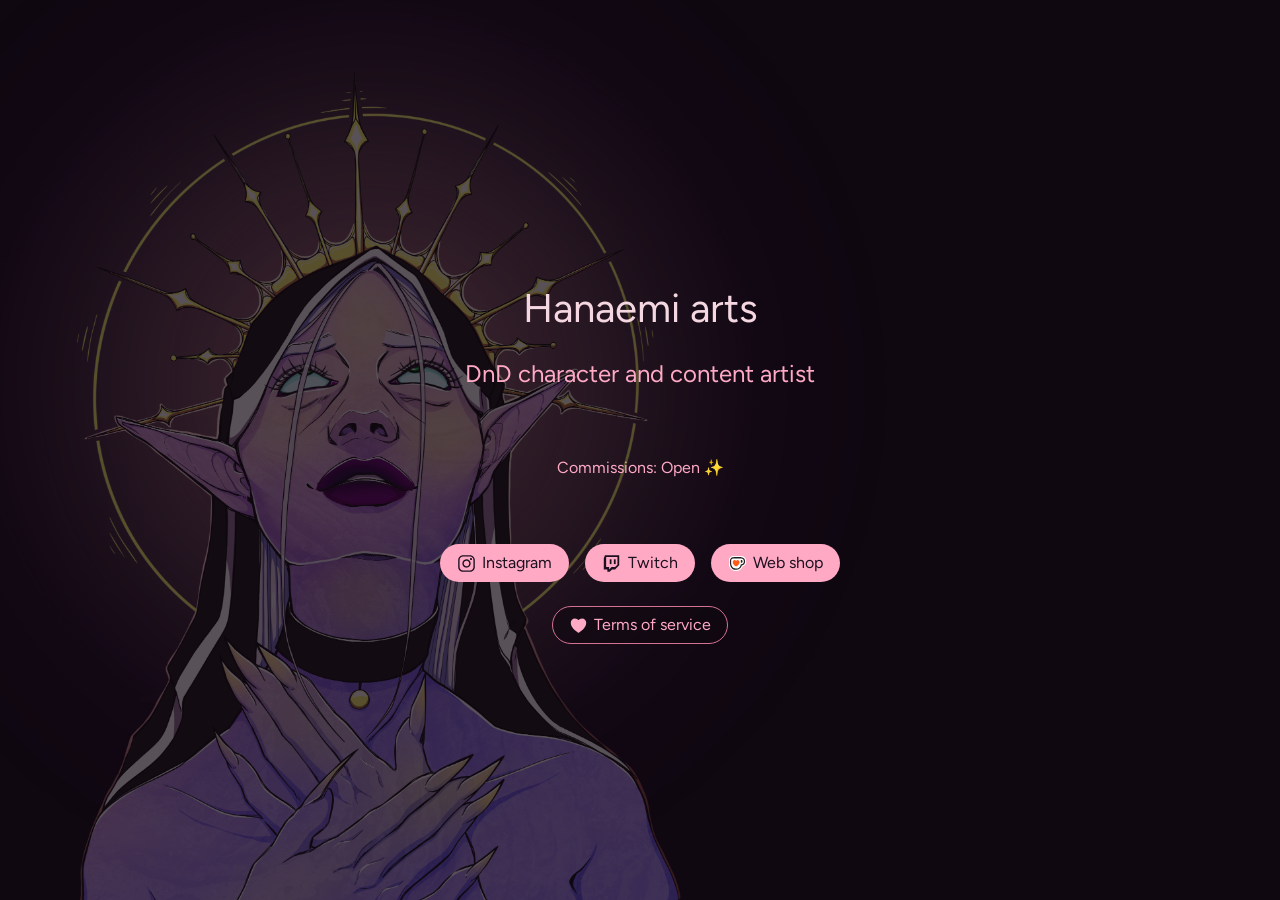
<file: index.html>
<!doctype html>
<html lang="en" data-theme="saturated">
  <head>
    <meta charset="utf-8">
    <meta name="viewport" content="width=device-width, initial-scale=1">
    <title>Linktree | Hanaemi arts</title>
    <link rel="preconnect" href="https://fonts.googleapis.com">
    <link rel="preconnect" href="https://fonts.gstatic.com" crossorigin>
    <link href="https://fonts.googleapis.com/css2?family=Figtree:wght@400&display=swap" rel="stylesheet">
    <link rel="icon" type="image/png" href="img-resources/ha-cat.png">
    <link rel="stylesheet" href="styles.css">
  </head>
  <body>
    <img class="background-art" src="img-resources/hisu.png" alt="" aria-hidden="true">
    <main id="main" class="linktree-container">
      <h1 class="brand-title">Hanaemi arts</h1>
      <p class="intro">DnD character and content artist</p>
      <p class="availability">Commissions: Open ✨</p>

      <nav aria-label="Social and project links">
        <div class="button-row button-row-primary">
          <a class="button button-primary" href="https://www.instagram.com/hanaemiarts/">
            <span class="button-icon button-icon-mask icon-instagram" aria-hidden="true"></span>
            <span>Instagram</span>
          </a>
          <a class="button button-primary" href="https://www.twitch.tv/hanaemi">
            <span class="button-icon button-icon-mask icon-twitch" aria-hidden="true"></span>
            <span>Twitch</span>
          </a>
          <a class="button button-primary" href="https://ko-fi.com/hanaemi/shop">
            <img class="button-icon button-icon-image" src="icons/kofi.svg" alt="" aria-hidden="true">
            <span>Web shop</span>
          </a>
        </div>
        <div class="button-row button-row-secondary">
          <a class="button button-secondary" href="terms/">
            <span class="button-icon button-icon-mask icon-heart" aria-hidden="true"></span>
            <span>Terms of service</span>
          </a>
        </div>
      </nav>
    </main>
  </body>
</html>
</file>
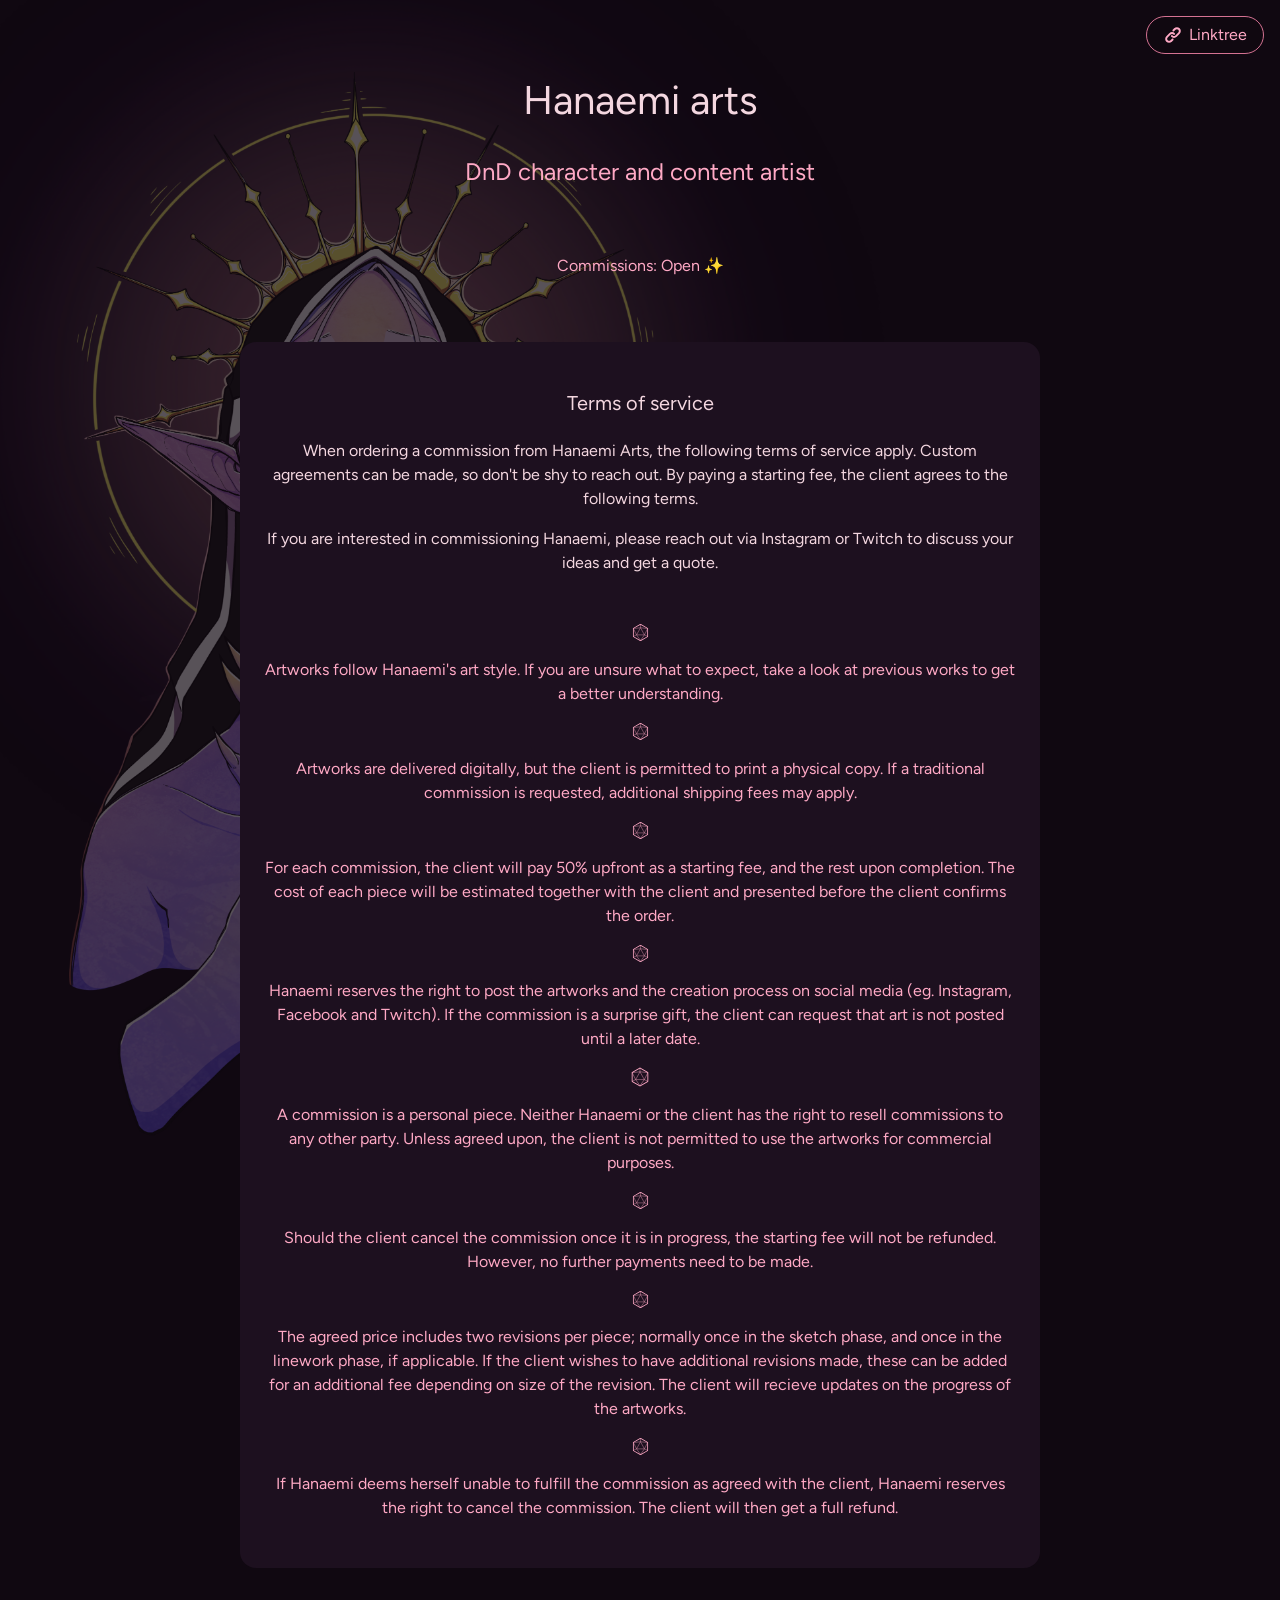
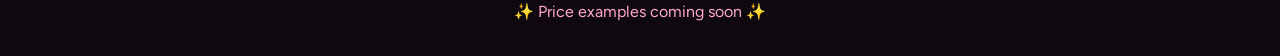
<file: terms/index.html>
<!doctype html>
<html lang="en" data-theme="saturated">
  <head>
    <meta charset="utf-8">
    <meta name="viewport" content="width=device-width, initial-scale=1">
    <title>Terms of service | Hanaemi arts</title>
    <link rel="preconnect" href="https://fonts.googleapis.com">
    <link rel="preconnect" href="https://fonts.gstatic.com" crossorigin>
    <link href="https://fonts.googleapis.com/css2?family=Figtree:wght@400&display=swap" rel="stylesheet">
    <link rel="icon" type="image/png" href="../img-resources/ha-cat.png">
    <link rel="stylesheet" href="../styles.css">
  </head>
  <body>
    <img class="background-art" src="../img-resources/hisu.png" alt="" aria-hidden="true">
    <nav class="terms-navigation" aria-label="Main navigation">
      <a class="button button-secondary" href="../">
        <span class="button-icon button-icon-mask icon-link" aria-hidden="true"></span>
        <span>Linktree</span>
      </a>
    </nav>
    <main id="main" class="terms-container">
      <header>
        <p class="brand-title">Hanaemi arts</p>
       <p class="intro">DnD character and content artist</p>
      <p class="availability">Commissions: Open ✨</p>
      </header>

      <section class="terms-content">
        <h1>Terms of service</h1>
        <p class="terms-intro">
          When ordering a commission from Hanaemi Arts, the following terms of
          service apply. Custom agreements can be made, so don't be shy to reach out. By paying a starting
          fee, the client agrees to the following terms.
        </p>

        <p class="terms-intro">
          If you are interested in commissioning Hanaemi, please reach out via Instagram or Twitch to discuss your ideas and get a quote.

        <ul class="terms-list">
          <li>
            <span class="terms-list-divider button-icon-mask icon-d20" aria-hidden="true"></span>
            Artworks follow Hanaemi's art style. If you are unsure what to expect, take a look at previous works to get a better understanding.
            <span class="terms-list-divider button-icon-mask icon-d20" aria-hidden="true"></span>
          </li>
           <li>
            Artworks are delivered digitally, but the client is permitted to print a physical copy. If a traditional commission is requested, additional shipping fees may apply. 
            <span class="terms-list-divider button-icon-mask icon-d20" aria-hidden="true"></span>
          </li>
          <li>
            For each commission, the client will pay 50% upfront as a starting fee, and the rest upon completion. The cost of each piece will be estimated together with the client and presented before the client confirms the order.
            <span class="terms-list-divider button-icon-mask icon-d20" aria-hidden="true"></span>
          </li>
          <li>
            Hanaemi reserves the right to post the artworks and the creation process on social media (eg. Instagram, Facebook and Twitch). If the commission is a surprise gift, the client can request that art is not posted until a later date.
            <span class="terms-list-divider button-icon-mask icon-d20" aria-hidden="true"></span>
          </li>
          <li>
            A commission is a personal piece. Neither Hanaemi or the client has the right to resell commissions to any other party. Unless agreed upon, the client is not permitted to use the artworks for commercial purposes.
            <span class="terms-list-divider button-icon-mask icon-d20" aria-hidden="true"></span>
          </li>
          <li>
            Should the client cancel the commission once it is in progress, the starting fee will not be refunded. However, no further payments need to be made.
            <span class="terms-list-divider button-icon-mask icon-d20" aria-hidden="true"></span>
          </li>
          <li>
            The agreed price includes two revisions per piece; normally once in the sketch phase, and once in the linework phase, if applicable. If the client wishes to have additional revisions made, these can be added for an additional fee depending on size of the revision. The client will recieve updates on the progress of the artworks.
            <span class="terms-list-divider button-icon-mask icon-d20" aria-hidden="true"></span>
          </li>
          <li>
            If Hanaemi deems herself unable to fulfill the commission as agreed with the client, Hanaemi reserves the right to cancel the commission. The client will then get a full refund.
          </li>
        </ul>
      </section>

      <p>✨ Price examples coming soon ✨</p>
      
    </main>
  </body>
</html>
</file>
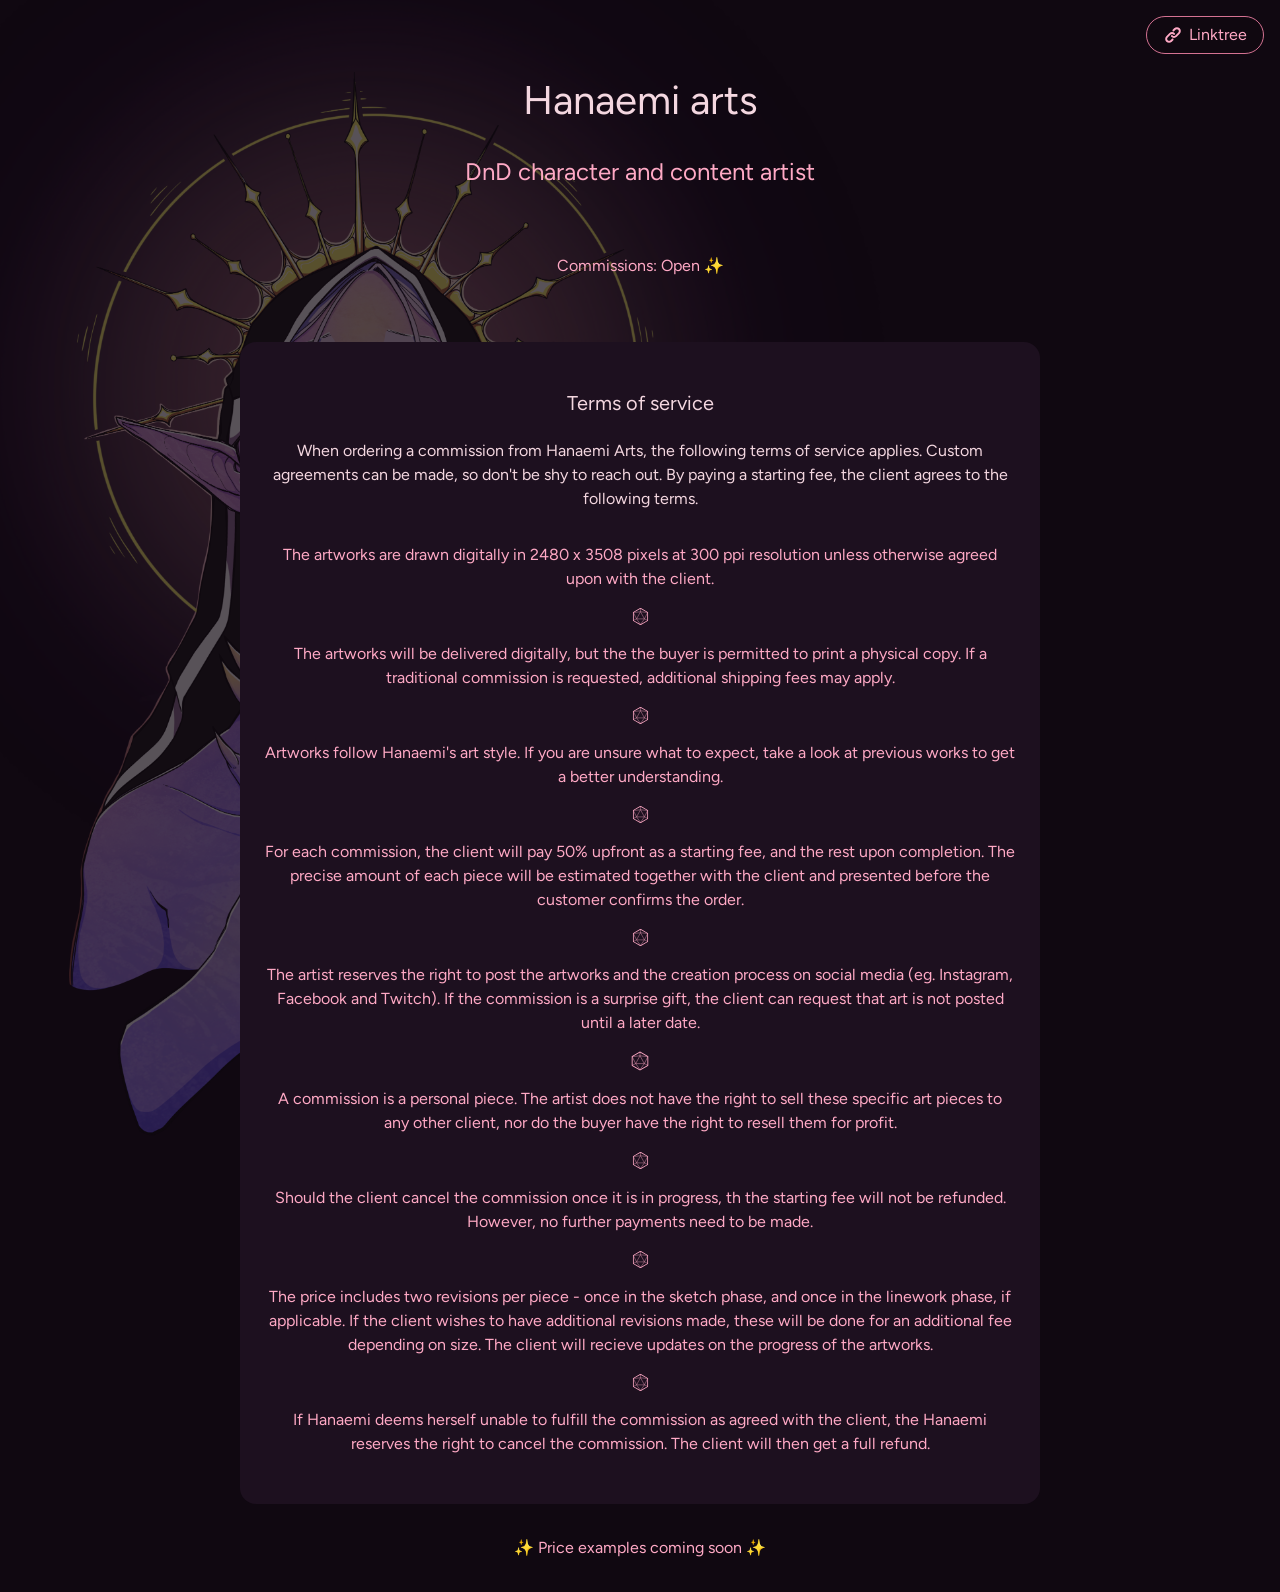
<file: terms.html>
<!doctype html>
<html lang="en" data-theme="saturated">
  <head>
    <meta charset="utf-8">
    <meta name="viewport" content="width=device-width, initial-scale=1">
    <title>Terms of service | Hanaemi arts</title>
    <link rel="preconnect" href="https://fonts.googleapis.com">
    <link rel="preconnect" href="https://fonts.gstatic.com" crossorigin>
    <link href="https://fonts.googleapis.com/css2?family=Figtree:wght@400&display=swap" rel="stylesheet">
    <link rel="icon" type="image/png" href="img-resources/ha-cat.png">
    <link rel="stylesheet" href="styles.css">
  </head>
  <body>
    <img class="background-art" src="img-resources/hisu.png" alt="" aria-hidden="true">
    <nav class="terms-navigation" aria-label="Main navigation">
      <a class="button button-secondary" href="index.html">
        <span class="button-icon button-icon-mask icon-link" aria-hidden="true"></span>
        <span>Linktree</span>
      </a>
    </nav>
    <main id="main" class="terms-container">
      <header>
        <p class="brand-title">Hanaemi arts</p>
       <p class="intro">DnD character and content artist</p>
      <p class="availability">Commissions: Open ✨</p>
      </header>

      <section class="terms-content">
        <h1>Terms of service</h1>
        <p class="terms-intro">
          When ordering a commission from Hanaemi Arts, the following terms of
          service applies. Custom agreements can be made, so don't be shy to reach out. By paying a starting
          fee, the client agrees to the following terms.
        </p>

        <ul class="terms-list">
          <li>
            The artworks are drawn digitally in 2480 x 3508 pixels at 300 ppi resolution unless otherwise agreed upon with the client.
            <span class="terms-list-divider button-icon-mask icon-d20" aria-hidden="true"></span>
          </li>
          <li>
            The artworks will be delivered digitally, but the the buyer is permitted to print a physical copy. If a traditional commission is requested, additional shipping fees may apply. 
            <span class="terms-list-divider button-icon-mask icon-d20" aria-hidden="true"></span>
          </li>
          <li>
            Artworks follow Hanaemi's art style. If you are unsure what to expect, take a look at previous works to get a better understanding.
            <span class="terms-list-divider button-icon-mask icon-d20" aria-hidden="true"></span>
          </li>
          <li>
            For each commission, the client will pay 50% upfront as a starting fee, and the rest upon completion. The precise amount of each piece will be estimated together with the client and presented before the customer confirms the order.
            <span class="terms-list-divider button-icon-mask icon-d20" aria-hidden="true"></span>
          </li>
          <li>
            The artist reserves the right to post the artworks and the creation process on social media (eg. Instagram, Facebook and Twitch). If the commission is a surprise gift, the client can request that art is not posted until a later date.
            <span class="terms-list-divider button-icon-mask icon-d20" aria-hidden="true"></span>
          </li>
          <li>
            A commission is a personal piece. The artist does not have the right to sell these specific art pieces to any other client, nor do the buyer have the right to resell them for profit.
            <span class="terms-list-divider button-icon-mask icon-d20" aria-hidden="true"></span>
          </li>
          <li>
            Should the client cancel the commission once it is in progress, th the starting fee will not be refunded. However, no further payments need to be made.
            <span class="terms-list-divider button-icon-mask icon-d20" aria-hidden="true"></span>
          </li>
          <li>
            The price includes two revisions per piece - once in the sketch phase, and once in the linework phase, if applicable. If the client wishes to have additional revisions made, these will be done for an additional fee depending on size. The client will recieve updates on the progress of the artworks.
            <span class="terms-list-divider button-icon-mask icon-d20" aria-hidden="true"></span>
          </li>
          <li>
            If Hanaemi deems herself unable to fulfill the commission as agreed with the client, the Hanaemi reserves the right to cancel the commission. The client will then get a full refund.
          </li>
        </ul>
      </section>

      <p>✨ Price examples coming soon ✨</p>
      
    </main>
  </body>
</html>
</file>
<file: styles.css>
/* Theme tokens -------------------------------------- */
:root {
  --font-brand: "Patrick hand SC", cursive;
  --font-web: "Figtree", sans-serif;

  --void-1: #000000;
  --void-2: #100811;
  --void-3: #1d101f;
  --void-4: #341d37;
  --void-5: #492a4d;

  --pink-1: #f4d7e0;
  --pink-2: #ffa9c5;
  --pink-3: #f38bad;
  --pink-4: #d47292;

  --plum-1: #110f11;
  --plum-2: #171416;
  --plum-3: #221b20;
  --plum-4: #2b2529;
  --plum-5: #453c42;

  --peach-1: #ffdcdc;
  --peach-2: #ffc1c1;
  --peach-3: #e68b8b;
  --peach-4: #cb7070;
}

:root[data-theme="saturated"] {
  --bg-l1: var(--void-2);
  --bg-l2: var(--void-3);
  --bg-l3: var(--void-1);

  --content-primary: var(--pink-1);
  --content-secondary: var(--pink-2);
  --content-dimmed: var(--pink-3);
  --content-inverted: var(--void-3);

  --border-primary: var(--pink-2);
  --border-secondary: var(--pink-4);
  --primary-button-bg: var(--pink-2);
  --button-hover-bg: var(--void-4);

  --overlay-dark: rgb(16 8 17 / 50%);
  --overlay-light: rgb(255 169 197 / 30%);
}

:root[data-theme="calm"] {
  --bg-l1: var(--plum-2);
  --bg-l2: var(--plum-3);
  --bg-l3: var(--plum-1);

  --content-primary: var(--peach-1);
  --content-secondary: var(--peach-2);
  --content-dimmed: var(--peach-3);
  --content-inverted: var(--plum-3);

  --border-primary: var(--peach-2);
  --border-secondary: var(--peach-4);
  --primary-button-bg: var(--peach-2);
  --button-hover-bg: var(--plum-4);

  --overlay-dark: rgb(34 27 32 / 50%);
  --overlay-light: rgb(255 193 193 / 30%);
}

/* Base styles --------------------------------------- */

html {
  min-height: 100%;
  background-color: var(--bg-l1);
  color: var(--content-primary);
  font-family: var(--font-web);
}

body {
  display: flow-root;
  min-height: 100vh;
  margin: 0;
}

/* Text styles --------------------------------------- */

.brand-title {
  font-size: 2.5rem;
  font-weight: 400;
  margin-block-start: 0;
  margin-block-end: 0.5rem;
  color: var(--content-primary);
}

.intro {
  font-size: 1.5rem;
}

p {
  color: var(--content-secondary);
  line-height: 1.5;
}

.availability {
  margin-block: 4rem;
  color: var(--content-secondary);
}

.terms-content h1 {
  font-size: 1.25rem;
  font-weight: 400;
  margin-block-end: 1.5rem;
}

/* Page layout --------------------------------------- */
.background-art {
  position: fixed;
  z-index: 0;
  display: block;
  width: auto;
  max-width: none;
  max-height: 4629px;
  opacity: 0.3;
  pointer-events: none;
}

.linktree-container {
  width: calc(100% - 2rem);
  max-width: 600px;
  margin-inline: auto;
  text-align: center;
}

.terms-container {
  width: calc(100% - 2rem);
  max-width: 800px;
  margin-inline: auto;
  margin-block-start: 0;
  text-align: center;
  margin-bottom: 2rem;
}

.terms-navigation {
  display: flex;
  width: calc(100% - 2rem);
}

.linktree-container,
.terms-container,
.terms-navigation {
  position: relative;
  z-index: 1;
}

/* Terms content ------------------------------------- */
.terms-content {
  background-color: var(--bg-l2);
  border-radius: 16px;
  padding: 32px 24px;
  margin-bottom: 2rem;
}

.terms-intro {
  color: var(--content-primary);
}

.terms-list {
  list-style: none;
  padding-top: 1rem;
  padding-inline-start: 0;
  text-align: center;
  color: var(--content-secondary);
  line-height: 1.5;
}

/* Buttons and icons --------------------------------- */
.button-row {
  display: flex;
  flex-wrap: wrap;
  justify-content: center;
  gap: 1rem;
}

.button-row + .button-row {
  margin-block-start: 1.5rem;
}

.button {
  display: inline-flex;
  align-items: center;
  justify-content: center;
  padding: 0.375rem 1rem;
  border: 1px solid transparent;
  border-radius: 999px;
  font: inherit;
  line-height: 1.5;
  text-decoration: none;
}


.button-primary {
  background-color: var(--primary-button-bg);
  color: var(--content-inverted);
}

.button-secondary {
  border-color: var(--border-secondary);
  background-color: var(--overlay-dark);
  color: var(--content-secondary);
}

.button:focus-visible {
  outline: 2px solid var(--content-secondary);
  transition: outline-offset 0.2s ease-in-out;  
  outline-offset: 3px;
}


.button-primary:hover {
  background-color: var(--button-hover-bg);
  color: var(--content-primary);
  transition: background-color, color, 0.2s ease-in-out;  
}

.button-secondary:hover {
  background-color: var(--overlay-light);
  color: var(--content-primary);
  transition: background-color, color, 0.2s ease-in-out;  
}

.button-icon {
  width: 1.2em;
  height: 1.2em;
  margin-right: 0.4em;
  vertical-align: middle;
}

.button-icon-mask {
  display: inline-block;
  flex: 0 0 auto;
  background-color: currentColor;
  -webkit-mask-position: center;
  mask-position: center;
  -webkit-mask-repeat: no-repeat;
  mask-repeat: no-repeat;
  -webkit-mask-size: contain;
  mask-size: contain;
}

.icon-instagram {
  -webkit-mask-image: url("icons/instagram.svg");
  mask-image: url("icons/instagram.svg");
}

.icon-twitch {
  -webkit-mask-image: url("icons/twitch.svg");
  mask-image: url("icons/twitch.svg");
}

.icon-heart {
  -webkit-mask-image: url("icons/heart.svg");
  mask-image: url("icons/heart.svg");
}

.icon-d20 {
  -webkit-mask-image: url("icons/D20.svg");
  mask-image: url("icons/D20.svg");
}

.icon-link {
  -webkit-mask-image: url("icons/link.svg");
  mask-image: url("icons/link.svg");
}

.button-icon-image {
  object-fit: contain;
}

.terms-list-divider {
  display: block;
  width: 1.2rem;
  height: 1.2rem;
  margin: 1rem auto;
}

/* Large viewport ------------------------------------ */

@media (min-width: 1024px) {
  .background-art {
    bottom: -34vh;
    left: -30vh;
    height: 170vh;
  }

  .linktree-container {
    margin-block-start: clamp(12rem, 28vh, 18rem);
    padding: 2rem;
  }

  .terms-navigation {
    margin: 1rem auto;
    justify-content: flex-end;
  }
}

/* Medium viewport ---------------------------------- */

@media (min-width: 481px) and (max-width: 1023px) {
  .background-art {
    bottom: -34vh;
    left: 50%;
    height: 170vh;
    transform: translateX(-50%);
    opacity: 0.2;
  }

  .linktree-container {
    margin-block-start: clamp(8rem, 12vh, 10rem);
  }

  .terms-navigation {
    margin: 2rem auto;
    justify-content: center;
  }
}

/* Small viewport ------------------------------------ */

@media (max-width: 480px) {
  .background-art {
    bottom: -29vh;
    left: 50%;
    height: 160vh;
    transform: translateX(-50%);
    opacity: 0.2;
  }

  .terms-container {
    width: calc(100% - 1rem);
  }

  .terms-content {
    padding-inline: 1rem;
  }

  .linktree-container {
    margin-block-start: clamp(8rem, 12vh, 10rem);
  }

  .terms-navigation {
    margin: 2rem auto;
    justify-content: center;
  }

  .button-row {
    flex-direction: column;
    align-items: center;
  }
}
</file>
